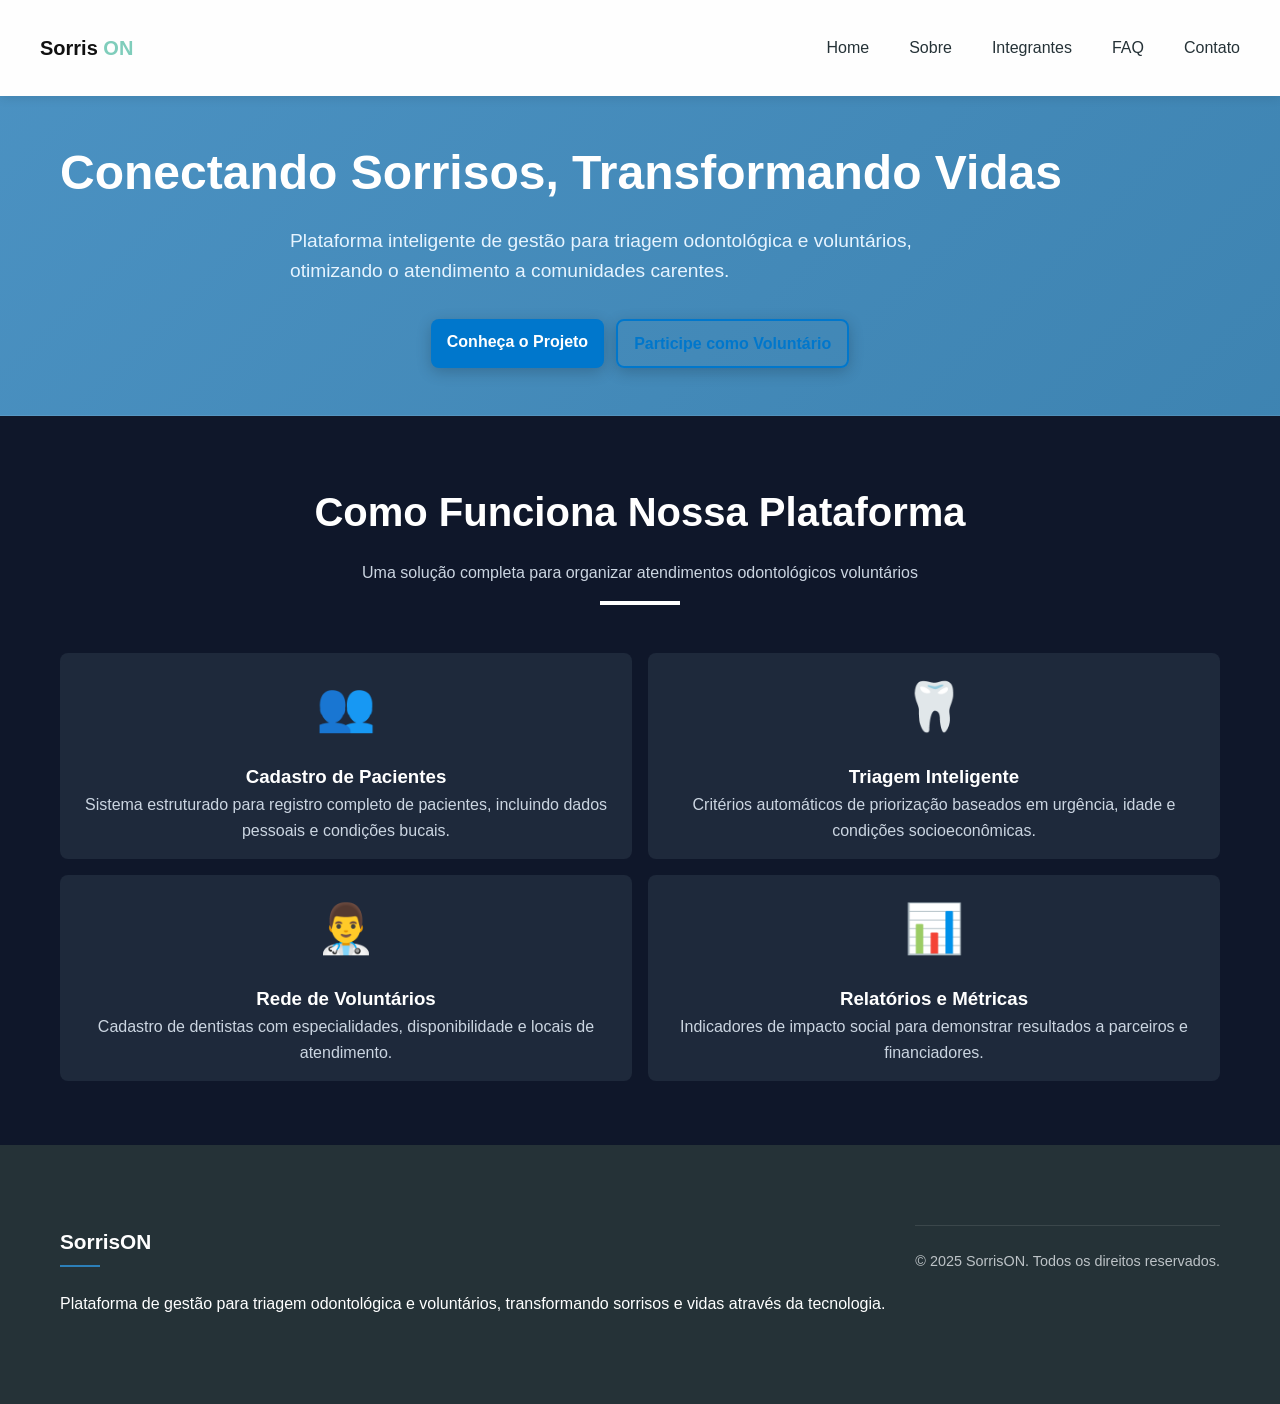
<file: index.html>
<!DOCTYPE html>
<html lang="pt-BR">
<head>
    <meta charset="UTF-8">
    <meta name="viewport" content="width=device-width, initial-scale=1.0">
    <title>SorrisON - Plataforma de Gestão de Triagem e Voluntários</title>
    <link rel="stylesheet" href="../css/style.css">
</head>
<body>
<header>
 <div class="container header-container">
  <a class="logo" href="assets/index.html">
   Sorris
   <span>
    ON
   </span>
  </a>
  <nav>
   <ul>
    <li>
     <a href="/assets/index.html">
      Home
     </a>
    </li>
    <li>
     <a href="/assets/sobre.html">
      Sobre
     </a>
    </li>
    <li>
     <a href="assets/integrantes.html">
      Integrantes
     </a>
    </li>
    <li>
     <a href="assets/faq.html">
      FAQ
     </a>
    </li>
    <li>
     <a href="assets/contato.html">
      Contato
     </a>
    </li>
   </ul>
  </nav>
 </div>
</header>
<main id="home-page">
 <section class="hero">
  <div class="container">
   <h1>
    Conectando Sorrisos, Transformando Vidas
   </h1>
   <p>
    Plataforma inteligente de gestão para triagem odontológica e voluntários, otimizando o atendimento a comunidades carentes.
   </p>
   <div class="hero-buttons">
    <a class="btn" href="assets/sobre.html">
     Conheça o Projeto
    </a>
    <a class="btn btn-secondary" href="assets/contato.html">
     Participe como Voluntário
    </a>
   </div>
  </div>
 </section>
</main>
<section id="recursos" class="dark-section">
 <div class="container fade-in">
  <div class="section-title fade-in">
   <h2>
    Como Funciona Nossa Plataforma
   </h2>
   <p>
    Uma solução completa para organizar atendimentos odontológicos voluntários
   </p>
  </div>
  <div class="features-grid">
   <div class="feature-item fade-in glass" >
    <div class="feature-icon">
     👥
    </div>
    <h3>
     Cadastro de Pacientes
    </h3>
    <p>
     Sistema estruturado para registro completo de pacientes, incluindo dados pessoais e condições bucais.
    </p>
   </div>
   <div class="feature-item">
    <div class="feature-icon">
     🦷
    </div>
    <h3>
     Triagem Inteligente
    </h3>
    <p>
     Critérios automáticos de priorização baseados em urgência, idade e condições socioeconômicas.
    </p>
   </div>
   <div class="feature-item">
    <div class="feature-icon">
     👨‍⚕️
    </div>
    <h3>
     Rede de Voluntários
    </h3>
    <p>
     Cadastro de dentistas com especialidades, disponibilidade e locais de atendimento.
    </p>
   </div>
   <div class="feature-item">
    <div class="feature-icon">
     📊
    </div>
    <h3>
     Relatórios e Métricas
    </h3>
    <p>
     Indicadores de impacto social para demonstrar resultados a parceiros e financiadores.
    </p>
   </div>
  </div>
 </div>
</section>
<footer>
 <div class="container">
  <div class="footer-content">
   <div class="footer-column">
    <h3>
     SorrisON
    </h3>
    <p>
     Plataforma de gestão para triagem odontológica e voluntários, transformando sorrisos e vidas através da tecnologia.
    </p>
   </div>
   <div class="copyright">
    <p>
     © 2025 SorrisON. Todos os direitos reservados.
    </p>
   </div>
  </div>
 </div>
</footer>

<script src="js/script.js"></script>
</body>
</html>
</file>
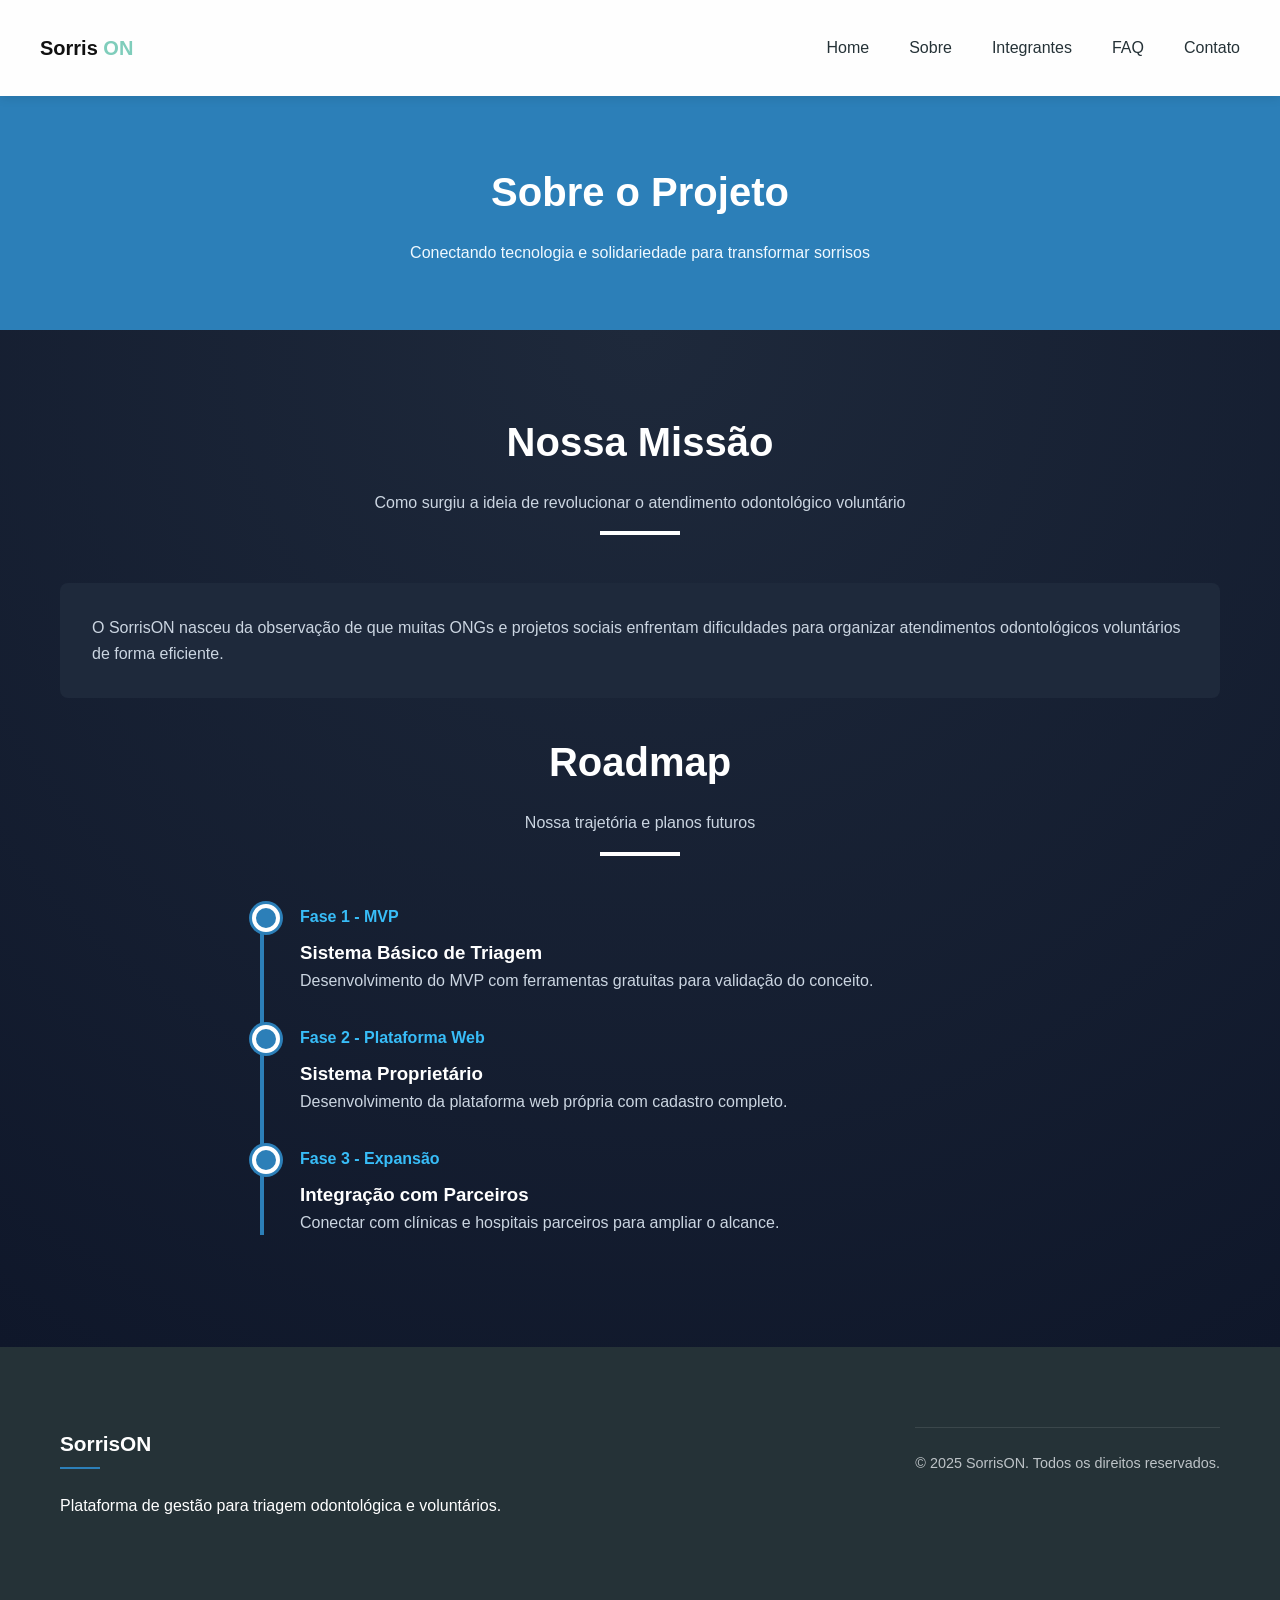
<file: assets/sobre.html>
<!DOCTYPE html>
<html lang="pt-BR">
 <head>
  <meta charset="utf-8"/>
  <meta content="width=device-width, initial-scale=1.0" name="viewport"/>
  <title>
   Sobre - SorrisON
  </title>
  <link rel="stylesheet" href="../css/style.css">
 </head>
 <body>
  <header>
   <div class="container header-container">
    <a class="logo" href="/index.html">
     Sorris
     <span>
      ON
     </span>
    </a>
    <nav>
     <ul>
      <li>
       <a href="/index.html">
        Home
       </a>
      </li>
      <li>
       <a href="../assets/sobre.html">
        Sobre
       </a>
      </li>
      <li>
       <a href="../assets/integrantes.html">
        Integrantes
       </a>
      </li>
      <li>
       <a href="../assets/faq.html">
        FAQ
       </a>
      </li>
      <li>
       <a href="../assets/contato.html">
        Contato
       </a>
      </li>
     </ul>
    </nav>
   </div>
  </header>
  <main>
   <section class="page-header">
    <div class="container">
     <h1>
      Sobre o Projeto
     </h1>
     <p>
      Conectando tecnologia e solidariedade para transformar sorrisos
     </p>
    </div>
   </section>
  <section class="page-content dark-section">
    <div class="container">
     <div class="section-title">
      <h2>
       Nossa Missão
      </h2>
      <p>
       Como surgiu a ideia de revolucionar o atendimento odontológico voluntário
      </p>
     </div>
     <div class="card mb-4">
      <p>
       O SorrisON nasceu da observação de que muitas ONGs e projetos sociais enfrentam dificuldades para organizar atendimentos odontológicos voluntários de forma eficiente.
      </p>
     </div>
     <div class="section-title">
      <h2>
       Roadmap
      </h2>
      <p>
       Nossa trajetória e planos futuros
      </p>
     </div>
     <div class="roadmap-container">
      <div class="roadmap-item">
       <div class="roadmap-date">
        Fase 1 - MVP
       </div>
       <h3>
        Sistema Básico de Triagem
       </h3>
       <p>
        Desenvolvimento do MVP com ferramentas gratuitas para validação do conceito.
       </p>
      </div>
      <div class="roadmap-item">
       <div class="roadmap-date">
        Fase 2 - Plataforma Web
       </div>
       <h3>
        Sistema Proprietário
       </h3>
       <p>
        Desenvolvimento da plataforma web própria com cadastro completo.
       </p>
      </div>
      <div class="roadmap-item">
       <div class="roadmap-date">
        Fase 3 - Expansão
       </div>
       <h3>
        Integração com Parceiros
       </h3>
       <p>
        Conectar com clínicas e hospitais parceiros para ampliar o alcance.
       </p>
      </div>
     </div>
    </div>
   </section>
  </main>
  <footer>
   <div class="container">
    <div class="footer-content">
     <div class="footer-column">
      <h3>
       SorrisON
      </h3>
      <p>
       Plataforma de gestão para triagem odontológica e voluntários.
      </p>
     </div>
     <div class="copyright">
      <p>
       © 2025 SorrisON. Todos os direitos reservados.
      </p>
     </div>
    </div>
   </div>
  </footer>
  <script src="/js/script.js">
  </script>
 </body>
</html>
</file>
<file: css/style.css>
* {
    margin: 0;
    padding: 0;
    box-sizing: border-box;
    font-family: 'Segoe UI', Tahoma, Geneva, Verdana, sans-serif;
}

body {
    background: #f9f9f9;
    color: #333;
    line-height: 1.6;
}

.container {
    max-width: 1200px;
    margin: 0 auto;
    padding: 0 20px;
}
/* Header */
header {
    background: white;
    padding: 1rem 0;
    position: sticky;
    top: 0;
    box-shadow: 0 2px 10px rgba(0,0,0,0.1);
    z-index: 100;
    
}
 header {
    backdrop-filter: blur(10px);
    background: rgba(255,255,255,0.8);
}
 
.header-container {
    display: flex;
    justify-content: space-between;
    align-items: center;
}

.logo {
    font-size: 1.8rem;
    font-weight: 700;
    color: #2c7fb8;
    text-decoration: none;
}

.logo span {
    color: #7fcdbb;
}

nav ul {
    display: flex;
    list-style: none;
}

nav ul li {
    margin-left: 1.5rem;
}

nav ul li a {
    color: #253237;
    text-decoration: none;
    font-weight: 500;
    padding: 0.5rem 0;
    position: relative;
    transition: color 0.3s;
}
/* Hero */
.hero {
    background: linear-gradient(135deg, rgba(44,127,184,0.85), rgba(29,111,165,0.85)),
                url('https://images.unsplash.com/photo-1588776814546-ec7e5c9a5b75?auto=format&fit=crop&w=1400&q=80');
    background-size: cover;
    background-position: center;
    color: white;
    padding: 8rem 0;
    text-align: center;
}
#recursos {
    background: #0f172a;
    color: white;
    padding: 4rem 0;
}

#recursos h2 {
    color: white;
}

#recursos p {
    color: #cbd5e1;
}

/* Título */
.hero h1 {
    font-size: 3.5rem;
    margin-bottom: 1.5rem;
    line-height: 1.2;
}

/* Texto */
.hero p {
    font-size: 1.2rem;
    max-width: 700px;
    margin: 0 auto 2rem;
    color: #e6f4ff;
}

/* Botões */
.hero-buttons {
    display: flex;
    justify-content: center;
    gap: 1rem;
    margin-top: 2rem;
}

/* Botão principal */
.btn {
    display: inline-block;
    padding: 0.8rem 1.6rem;
    background: linear-gradient(135deg, #38bdf8, #0ea5e9);;
    color: #0f172a;
    border: none;
    border-radius: 6px;
    font-weight: 700;
    text-decoration: none;
    transition: all 0.3s;
    cursor: pointer;
    box-shadow: 0 4px 15px rgba(0,0,0,0.2);
    


}

/* Hover botão principal */
.btn:hover {
    transform: translateY(-3px) scale(1.03);
    box-shadow: 0 10px 25px rgba(56,189,248,0.4);
}

/* Botão secundário (outline moderno) */
.btn-secondary {
        display: inline-block;
    padding: 0.8rem 1.6rem;
    background: white;
    color: #2c7fb8;
    border: none;
    border-radius: 6px;
    font-weight: 600;
    text-decoration: none;
    transition: all 0.3s;
    cursor: pointer;
    box-shadow: 0 4px 15px rgba(0,0,0,0.2);
}

/* Hover botão secundário */
.btn-secondary:hover {
    background: white;
    color: #2c7fb8;
}
:root {
    --primary: #2c7fb8;
    --secondary: #7fcdbb;
    --accent: #edf8b1;
    --light: #f0f9ff;
    --dark: #253237;
    --text: #333;
    --text-light: #6c757d;
    --error: #dc3545;
    --success: #28a745;
}

/* Seções */
section {
    padding: 5rem 0;
}

.section-title {
    text-align: center;
    margin-bottom: 3rem;
}

.section-title h2 {
    font-size: 2.5rem;
    color: var(--dark);
    margin-bottom: 1rem;
}

.section-title p {
    color: var(--text-light);
    max-width: 600px;
    margin: 0 auto;
}

.section-title::after {
    content: '';
    display: block;
    width: 80px;
    height: 4px;
    background: var(--primary);
    margin: 1rem auto;
}

/* Grid System */
.grid {
    display: grid;
    grid-template-columns: repeat(auto-fit, minmax(300px, 1fr));
    gap: 2rem;
}

.team-grid, .features-grid {
    grid-template-columns: repeat(auto-fit, minmax(250px, 1fr));
}

/* Utilitários */
.text-center { text-align: center; }
.mb-4 { margin-bottom: 2rem; }
.mt-4 { margin-top: 2rem; }
.hidden { display: none; }
/* Feature Items */
.feature-item {
    text-align: center;
    padding: 2rem 1rem;
    background: white;
    border-radius: 8px;
    box-shadow: 0 5px 15px rgba(0,0,0,0.05);
    transition: transform 0.3s;
}

.feature-item:hover {
    transform: translateY(-5px);
}

.feature-icon {
    font-size: 3rem;
    color: var(--primary);
    margin-bottom: 1rem;
}
/* Footer */
footer {
    background: var(--dark);
    color: white;
    padding: 3rem 0 1.5rem;
}

.footer-content {
    display: grid;
    grid-template-columns: repeat(auto-fit, minmax(250px, 1fr));
    gap: 2rem;
    margin-bottom: 2rem;
}

.footer-column h3 {
    font-size: 1.3rem;
    margin-bottom: 1.5rem;
    position: relative;
    padding-bottom: 0.5rem;
}

.footer-column h3::after {
    content: '';
    position: absolute;
    left: 0;
    bottom: 0;
    width: 40px;
    height: 2px;
    background: var(--primary);
}

.copyright {
    text-align: center;
    padding-top: 1.5rem;
    border-top: 1px solid rgba(255,255,255,0.1);
    color: #bdc3c7;
    font-size: 0.9rem;
}
/* Páginas Internas */
.page-content {
    padding: 5rem 0;
}

.page-header {
    background: var(--primary);
    color: white;
    padding: 4rem 0;
    text-align: center;
}

.page-header h1 {
    font-size: 2.5rem;
    margin-bottom: 1rem;
}

.page-header p {
    max-width: 600px;
    margin: 0 auto;
    color: var(--light);
}

/* Cards */
.card {
    background: white;
    border-radius: 8px;
    padding: 2rem;
    box-shadow: 0 5px 15px rgba(0,0,0,0.05);
    transition: all 0.3s;
    height: 100%;
}

.card:hover {
    transform: translateY(-5px);
    box-shadow: 0 10px 25px rgba(0,0,0,0.1);
}

/* Roadmap */
.roadmap-container {
    position: relative;
    max-width: 800px;
    margin: 0 auto;
}

.roadmap-container::before {
    content: '';
    position: absolute;
    top: 0;
    bottom: 0;
    left: 20px;
    width: 4px;
    background: var(--primary);
}

.roadmap-item {
    position: relative;
    margin-bottom: 2rem;
    padding-left: 60px;
}

.roadmap-item::before {
    content: '';
    position: absolute;
    left: 12px;
    top: 0;
    width: 20px;
    height: 20px;
    border-radius: 50%;
    background: var(--primary);
    border: 4px solid white;
    box-shadow: 0 0 0 3px var(--primary);
}

.roadmap-date {
    font-weight: 600;
    color: var(--primary);
    margin-bottom: 0.5rem;
}
/* Team */
.team-member {
    text-align: center;
    background: white;
    border-radius: 8px;
    padding: 2rem;
    box-shadow: 0 5px 15px rgba(0,0,0,0.05);
    transition: transform 0.3s;
}

.team-member:hover {
    transform: translateY(-5px);
}

.member-photo-placeholder {
    width: 120px;
    height: 120px;
    border-radius: 50%;
    background: var(--light);
    display: flex;
    align-items: center;
    justify-content: center;
    font-size: 3rem;
    margin: 0 auto 1.5rem;
    border: 4px solid var(--primary);
    color: var(--primary);
}

.member-name {
    font-size: 1.3rem;
    font-weight: 600;
    margin-bottom: 0.5rem;
    color: var(--dark);
}

.member-info {
    color: var(--text-light);
    margin-bottom: 1rem;
}

.social-links {
    display: flex;
    justify-content: center;
    gap: 1rem;
    flex-wrap: wrap;
}

.social-links a {
    color: var(--primary);
    text-decoration: none;
    font-size: 0.9rem;
    transition: color 0.3s;
    display: flex;
    align-items: center;
    gap: 0.3rem;
}

.social-links a:hover {
    color: var(--secondary);
}
/* FAQ */
.faq-container {
    max-width: 800px;
    margin: 0 auto;
}

.faq-item {
    margin-bottom: 1rem;
    background: white;
    border-radius: 8px;
    box-shadow: 0 3px 10px rgba(0,0,0,0.05);
    overflow: hidden;
    border: 1px solid #e1e8ed;
}

.faq-question {
    padding: 1.5rem;
    background: var(--light);
    cursor: pointer;
    font-weight: 600;
    transition: background 0.3s;
    list-style: none;
}

.faq-question:hover {
    background: #e6f2f9;
}

.faq-question::-webkit-details-marker {
    display: none;
}

.faq-question::before {
    content: '▶';
    display: inline-block;
    margin-right: 10px;
    transition: transform 0.3s;
}

.faq-item[open] .faq-question::before {
    transform: rotate(90deg);
}

.faq-answer {
    padding: 1.5rem;
    border-top: 1px solid #e1e8ed;
    background: white;
}
/* Formulário */
.contact-form {
    background: white;
    padding: 2rem;
    border-radius: 8px;
    box-shadow: 0 5px 15px rgba(0,0,0,0.05);
}

.form-group {
    margin-bottom: 1.5rem;
}

.form-group label {
    display: block;
    margin-bottom: 0.5rem;
    font-weight: 500;
}

.form-control {
    width: 100%;
    padding: 0.8rem;
    border: 1px solid #ddd;
    border-radius: 4px;
    font-size: 1rem;
    transition: border-color 0.3s;
}

.form-control:focus {
    border-color: var(--primary);
    outline: none;
}

textarea.form-control {
    min-height: 150px;
    resize: vertical;
}
/* ========== RESPONSIVIDADE ========== */

/* Extra small devices (phones, 600px and down) */
@media (max-width: 600px) {
    .header-container {
        flex-direction: column;
        gap: 1rem;
    }
    
    nav ul {
        flex-direction: column;
        text-align: center;
        gap: 0.5rem;
    }
    
    nav ul li {
        margin-left: 0;
    }
    
    .hero {
        padding: 4rem 0;
    }
    
    .hero h1 {
        font-size: 2rem;
    }
    
    .hero p {
        font-size: 1rem;
    }
    
    .hero-buttons {
        flex-direction: column;
        align-items: center;
        gap: 1rem;
    }
    
    .features-grid, .team-grid {
        grid-template-columns: 1fr;
        gap: 1.5rem;
    }
    
    .section-title h2 {
        font-size: 1.8rem;
    }
    
    section {
        padding: 3rem 0;
    }
    
    .footer-content {
        grid-template-columns: 1fr;
        text-align: center;
        gap: 1.5rem;
    }
    
    .page-header h1 {
        font-size: 2rem;
    }
    
    .contact-form {
        padding: 1.5rem;
    }
}

/* Small devices (portrait tablets and large phones, 600px and up) */
@media (min-width: 600px) {
    .features-grid, .team-grid {
        grid-template-columns: repeat(2, 1fr);
    }
    
    .hero h1 {
        font-size: 2.5rem;
    }
}

/* Medium devices (landscape tablets, 768px and up) */
@media (min-width: 768px) {
    .header-container {
        flex-direction: row;
    }
    
    nav ul {
        flex-direction: row;
    }
    
    .hero h1 {
        font-size: 3rem;
    }
    
    .hero-buttons {
        flex-direction: row;
    }
    
    .features-grid {
        grid-template-columns: repeat(2, 1fr);
    }
}

/* Large devices (laptops/desktops, 992px and up) */
@media (min-width: 992px) {
    .features-grid {
        grid-template-columns: repeat(4, 1fr);
    }
    
    .team-grid {
        grid-template-columns: repeat(3, 1fr);
    }
    
    .footer-content {
        grid-template-columns: repeat(3, 1fr);
    }
}

/* Extra large devices (large laptops and desktops, 1300px and up) */
@media (min-width: 1300px) {
    .container {
        max-width: 1200px;
    }
    
    .hero h1 {
        font-size: 3.5rem;
    }
    
    .section-title h2 {
        font-size: 3rem;
    }
}
/* Mensagens de Erro */
.error-message {
    color: var(--error);
    font-size: 0.875rem;
    margin-top: 0.25rem;
    display: block;
}

.form-control.error {
    border-color: var(--error);
}
/* Acessibilidade */
@media (prefers-reduced-motion: reduce) {
    * {
        animation-duration: 0.01ms !important;
        animation-iteration-count: 1 !important;
        transition-duration: 0.01ms !important;
    }
}

/* Focus visível para navegação por teclado */
a:focus-visible, button:focus-visible, .form-control:focus-visible, .faq-question:focus-visible {
    outline: 3px solid var(--primary);
    outline-offset: 2px;
}

/* Alto contraste */
@media (prefers-contrast: high) {
    :root {
        --primary: #0056b3;
        --secondary: #00875a;
        --text: #000000;
        --dark: #000000;
    }
}
/* Melhorias nas interações de hover */
nav ul li a::after {
    content: '';
    position: absolute;
    width: 0;
    height: 2px;
    bottom: 0;
    left: 0;
    background: var(--primary);
    transition: width 0.3s;
}

nav ul li a:hover::after {
    width: 100%;
}

/* Card hover effects */
.card:hover {
    transform: translateY(-5px);
    box-shadow: 0 10px 25px rgba(0,0,0,0.1);
}

/* Modo escuro (opcional) */
@media (prefers-color-scheme: dark) {
    body {
        background: #1a1a1a;
        color: #e0e0e0;
    }
    
    .card, .team-member, .feature-item, .faq-item, .contact-form {
        background: #2d2d2d;
        color: #e0e0e0;
    }
    
    .form-control {
        background: #3d3d3d;
        border-color: #555;
        color: #e0e0e0;
    }
}


/* ------------------ Ajustes de layout e responsividade ------------------ */
.header-container {
    display: flex;
    align-items: center;
    justify-content: space-between;
    gap: 1rem;
    padding: 1rem 0;
}

.logo {
    font-weight: 700;
    font-size: 1.25rem;
    color: #111;
    text-decoration: none;
}

nav ul {
    list-style: none;
    display: flex;
    gap: 1rem;
    align-items: center;
}

nav a {
    text-decoration: none;
    color: inherit;
    padding: 0.5rem 0.75rem;
    border-radius: 6px;
    transition: background 200ms ease, transform 120ms ease;
}

nav a:hover {
    background: rgba(0,0,0,0.05);
    transform: translateY(-2px);
}

/* Botão de menu mobile (hamburger) */
.menu-toggle {
    display: none;
    background: none;
    border: none;
    font-size: 1.2rem;
    cursor: pointer;
}

/* Ajustes para hero */
.hero {
    padding: 3rem 0;
    text-align: left;
}

.hero-buttons {
    margin-top: 1.25rem;
    display: flex;
    gap: 0.75rem;
    flex-wrap: wrap;
}

.btn {
    display: inline-block;
    padding: 0.6rem 1rem;
    border-radius: 8px;
    background: #0077cc;
    color: #fff;
    text-decoration: none;
    font-weight: 600;
    transition: opacity 160ms ease, transform 120ms ease;
}

.btn:hover { opacity: 0.95; transform: translateY(-2px); }

.btn-secondary {
    background: transparent;
    color: #0077cc;
    border: 2px solid #0077cc;
}

/* Grid de features */
.features-grid {
    display: grid;
    grid-template-columns: repeat(2, 1fr);
    gap: 1rem;
    margin-top: 1rem;
}

.feature-item {
    padding: 1rem;
    border-radius: 8px;
    background: #fff;
    box-shadow: 0 6px 18px rgba(0,0,0,0.04);
}

/* Footer */
.footer-content {
    display: flex;
    justify-content: space-between;
    gap: 1rem;
    padding: 2rem 0;
}

/* Pequenas melhorias de acessibilidade */
a:focus, button:focus, input:focus, textarea:focus {
    outline: 3px solid rgba(0,119,204,0.18);
    outline-offset: 2px;
}

/* ------------------ Responsividade ------------------ */
@media (max-width: 900px) {
    .features-grid { grid-template-columns: 1fr; }
    .footer-content { flex-direction: column; }
    nav ul { display: none; }
    .menu-toggle { display: inline-flex; align-items: center; }
}

/* Menu móvel aberto */
nav.open ul {
    display: flex;
    flex-direction: column;
    gap: 0.5rem;
    margin-top: 0.75rem;
}

/* Melhor visual para formulários */
.contact-form .form-control {
    width: 100%;
    padding: 0.6rem 0.75rem;
    border-radius: 6px;
    border: 1px solid #ddd;
}

/* Ajustes para dark-mode reduzido (mantendo visual) */
@media (prefers-color-scheme: dark) {
    body { background: #0f0f10; color: #e6e6e6; }
    .feature-item, .card { background: #121212; box-shadow: none; }
}

/* ===== SEÇÃO ESCURA PADRÃO (igual index) ===== */
.dark-section {
    background: #0f172a;
    color: white;
    padding: 5rem 0;
}

/* títulos */
.dark-section h1,
.dark-section h2,
.dark-section h3 {
    color: white;
}

/* textos */
.dark-section p {
    color: #cbd5e1;
}

/* linha abaixo do título */
.dark-section .section-title::after {
    background: white;
}

/* ===== CARDS NO DARK MODE ===== */
.dark-section .card,
.dark-section .feature-item,
.dark-section .team-member,
.dark-section .faq-item,
.dark-section .contact-form {
    background: #1e293b;
    color: white;
    box-shadow: none;
}

/* inputs */
.dark-section .form-control {
    background: #334155;
    border: 1px solid #475569;
    color: white;
}

/* placeholder */
.dark-section .form-control::placeholder {
    color: #94a3b8;
}

/* labels */
.dark-section label {
    color: #e2e8f0;
}

/* FAQ */
.dark-section .faq-question {
    background: #1e293b;
    color: white;
}

.dark-section .faq-answer {
    background: #0f172a;
    color: #cbd5e1;
}

/* roadmap */
.dark-section .roadmap-date {
    color: #38bdf8;
}

.dark-section {
    background: radial-gradient(circle at top, #1e293b, #0f172a);
}

/* ===== ANIMAÇÃO SUAVE ===== */
.fade-in {
    opacity: 0;
    transform: translateY(20px);
    transition: all 0.6s ease;
}

.fade-in.show {
    opacity: 1;
    transform: translateY(0);
}

/* ===== ANIMAÇÃO SUAVE ===== */
.fade-in {
    opacity: 0;
    transform: translateY(20px);
    transition: all 0.6s ease;
}

.fade-in.show {
    opacity: 1;
    transform: translateY(0);
}

.card:hover,
.feature-item:hover,
.team-member:hover {
    transform: translateY(-8px) scale(1.02);
    box-shadow: 0 15px 35px rgba(0,0,0,0.25);
}
</file>
